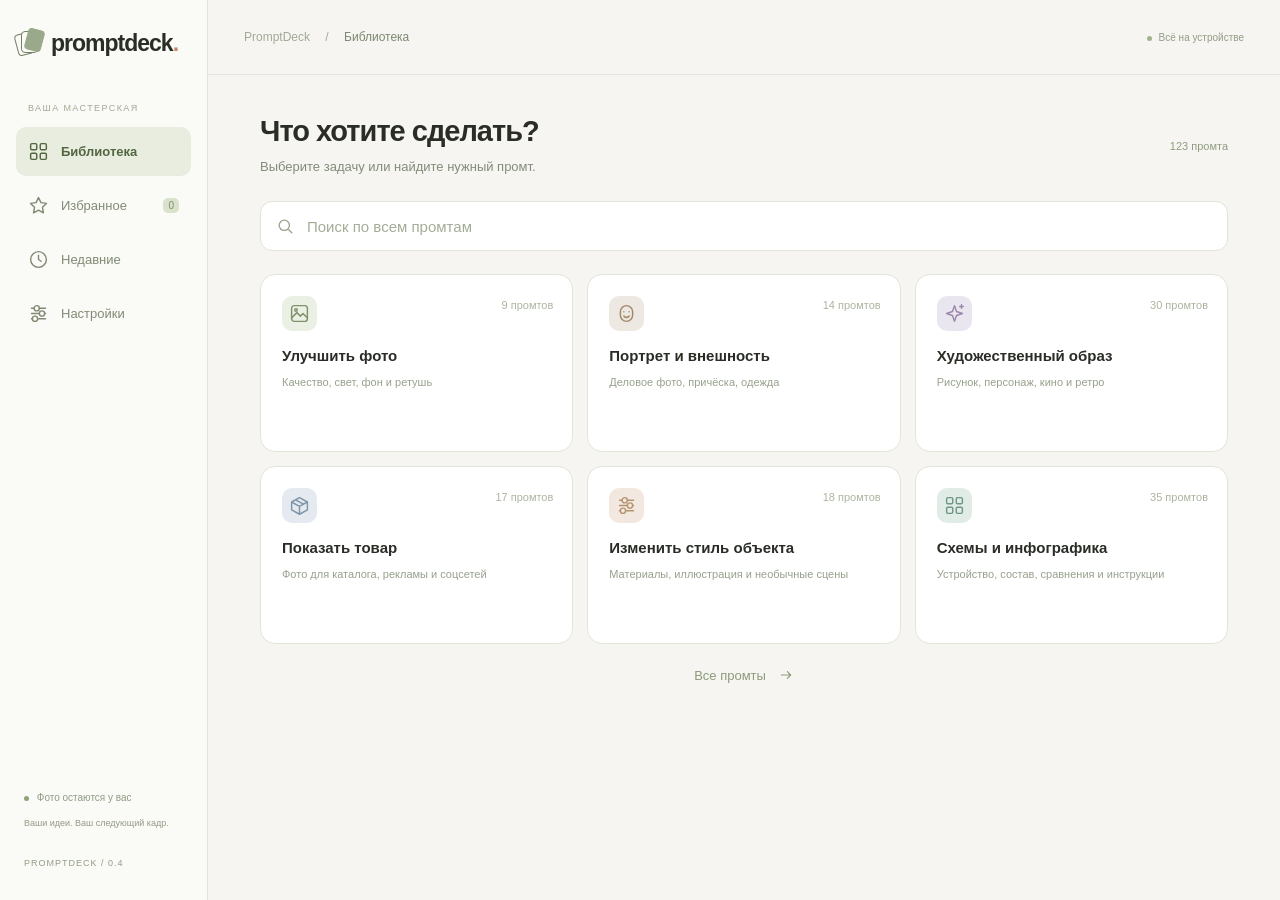
<file: index.html>
<!doctype html>
<html lang="ru">
<head>
<meta charset="utf-8">
<meta name="viewport" content="width=device-width,initial-scale=1,viewport-fit=cover">
<meta name="theme-color" content="#f6f5f1">
<meta name="apple-mobile-web-app-capable" content="yes">
<meta name="apple-mobile-web-app-status-bar-style" content="default">
<meta name="apple-mobile-web-app-title" content="PromptDeck">
<meta name="description" content="Коллекция промтов для изображений. Выберите приём, добавьте фото и скопируйте готовый промт.">
<title>PromptDeck · Библиотека промтов</title>
<link rel="manifest" href="manifest.webmanifest">
<link rel="icon" href="icons/icon-192.png">
<link rel="apple-touch-icon" href="icons/icon-192.png">
<link rel="stylesheet" href="styles.css?v=043">
</head>
<body>
<div id="app">
<aside class="sidebar">
<a class="brand" href="#home" aria-label="PromptDeck, главная"><span class="brandMark" aria-hidden="true"><i></i><i></i><i></i></span><span>promptdeck<span class="brandDot">.</span></span></a>
<span class="sidebarLabel">ВАША МАСТЕРСКАЯ</span>
<nav aria-label="Основная навигация">
<button data-screen="home" class="on"><span data-icon="grid"></span><span>Библиотека</span></button>
<button data-screen="fav"><span data-icon="star"></span><span>Избранное</span><small id="favCount">0</small></button>
<button data-screen="recent"><span data-icon="clock"></span><span>Недавние</span></button>
<button data-screen="settings"><span data-icon="sliders"></span><span>Настройки</span></button>
</nav>
<div class="sidebarFoot"><span class="localDot"></span> Фото остаются у вас<small>Ваши идеи. Ваш следующий кадр.</small><span class="version">PROMPTDECK / 0.4</span></div>
</aside>
<div class="workspace">
<header><span class="breadcrumb">PromptDeck <span>/</span> <b id="pageName">Библиотека</b></span><div class="headerRight"><span class="localBadge"><i></i> Всё на устройстве</span><button id="install" class="icon hidden" aria-label="Установить приложение"><span data-icon="download"></span></button><span class="avatar" aria-label="Личная библиотека">P</span></div></header>
<main>
<section id="home" class="screen active">
<div class="homeHeading"><div><h1>Что хотите сделать?</h1><p>Выберите задачу или найдите нужный промт.</p></div><span id="totalCount" class="libraryCount">123</span></div>
<div class="search"><span data-icon="search"></span><input id="q" type="search" placeholder="Поиск по всем промтам" aria-label="Найти промт"><button id="clear" class="hidden" aria-label="Очистить поиск"><span data-icon="close"></span></button></div>
<div id="categoryGrid" class="categoryGrid" aria-label="Выберите задачу"></div>
<button id="showAll" class="showAll">Все промты <span data-icon="arrow"></span></button>
<div id="catalogContent" class="hidden">
<button id="backCategories" class="backButton"><span data-icon="arrow"></span> Все категории</button>
<div class="catalogTitle"><div><h2 id="catalogTitle" tabindex="-1"></h2><p id="catalogDescription"></p></div><span id="resultCount"></span></div>
<label id="subgroupLabel" class="subgroupLabel hidden" for="subgroup">Раздел<select id="subgroup"></select></label>
<div id="list" class="list"></div>
</div>
</section>
<section id="fav" class="screen"><div class="screenIntro"><h1>Избранное</h1><p>Сохранённые промты.</p></div><div id="favList" class="list"></div><div id="favEmpty" class="empty hidden"><span data-icon="star"></span><h3>Сохраните первый промт</h3><p>Нажмите на звезду рядом с понравившимся приёмом.</p><button class="darkButton" data-go-home>Открыть библиотеку</button></div></section>
<section id="recent" class="screen"><div class="screenIntro row"><div><h1>Недавние</h1><p>Последние открытые промты.</p></div><button id="clearRecent" class="textButton">Очистить</button></div><div id="recentList" class="list"></div><div id="recentEmpty" class="empty hidden"><span data-icon="clock"></span><h3>Здесь появится ваша история</h3><p>Откройте любой промт в библиотеке.</p></div></section>
<section id="settings" class="screen"><div class="screenIntro"><h1>Настройки</h1><p>Эти ограничения будут добавлены к вашим промтам.</p></div><div class="settings"><label><span><b>Сохранять лицо</b><em>Узнаваемые черты и идентичность на портретах</em></span><input id="face" type="checkbox" checked></label><label><span><b>Без лишнего текста</b><em>Не добавлять неуказанные надписи и слоганы</em></span><input id="text" type="checkbox" checked></label><label><span><b>Максимум реализма</b><em>Естественная кожа, свет и фактура на фотографиях</em></span><input id="real" type="checkbox"></label><label><span><b>Только нужная трансформация</b><em>Сохранять всё, чего не касается задача</em></span><input id="strict" type="checkbox" checked></label></div><div class="privacyNote"><span data-icon="lock"></span><div><b>Ваше фото остаётся на устройстве</b><p>Изображение находится в памяти открытой вкладки. Передача в другое приложение происходит через кнопку «Поделиться». Избранное и настройки сохраняются в этом браузере.</p></div></div><div class="infoNote">Названия вида /blueprint служат ярлыками шаблонов PromptDeck. Приложение составляет полный текст промта; изображение создаётся в выбранном вами ИИ-сервисе.</div></section>
</main>
</div>
</div>
<div id="shade" class="shade hidden"></div>
<aside id="sheet" role="dialog" aria-modal="true" aria-labelledby="sheetTitle" inert>
<div class="sheetHandle"></div>
<div class="sheetTop"><div><small id="sheetCat"></small><h2 id="sheetTitle"></h2></div><button id="close" class="icon" aria-label="Закрыть промт"><span data-icon="close"></span></button></div>
<p id="rule" class="rule"></p>
<label class="lab" for="note">Что уточнить? <span>необязательно</span></label>
<textarea id="note" placeholder="Объект, фон, цвет или другие детали…"></textarea>
<div class="photoBox" id="photoBox"><input id="photoInput" type="file" accept="image/*" hidden><button id="pickPhoto" class="photoPick"><span data-icon="image"></span><span><b>Добавить изображение</b><small>Если хотите использовать своё фото</small></span><span data-icon="plus"></span></button><div id="photoPreview" class="photoPreview hidden"><img id="photoImg" alt="Выбранное изображение"><div><b id="photoName"></b><small id="photoMeta"></small></div><button id="removePhoto" class="icon" aria-label="Удалить фото"><span data-icon="close"></span></button></div></div>
<div id="photoState" class="hidden"></div>
<details id="parameters"><summary>Формат и ограничения <span data-icon="sliders"></span></summary><div class="sheetOptions">
<label class="lab">Формат</label><div id="ratios" class="chips"><button class="on" data-v="">Исходный</button><button data-v="1:1">1:1</button><button data-v="4:5">4:5</button><button data-v="9:16">9:16</button><button data-v="16:9">16:9</button></div>
<div id="variantsBox" class="hidden"><label class="lab">Количество вариантов</label><div id="variants" class="chips"><button class="on" data-v="4">4</button><button data-v="6">6</button><button data-v="1">1</button></div></div>
<label class="lab">Подача</label><div id="looks" class="chips"><button class="on" data-v="">По задаче</button><button data-v="максимально реалистично">Реализм</button><button data-v="кинематографично">Кино</button><button data-v="студийная подача">Студия</button></div>
<label class="lab">Сохранить без изменений</label><div id="extra" class="toggles"><button data-v="не менять одежду">Одежду</button><button data-v="сохранить естественную текстуру кожи">Текстуру кожи</button><button data-v="не менять фон">Фон</button><button data-v="не менять композицию кадра">Композицию</button></div>
</div></details>
<details id="promptDetails"><summary>Посмотреть текст промта <span data-icon="copy"></span></summary><div class="promptHeading"><code id="sheetCmd"></code><span id="promptLength"></span></div><textarea id="prompt" readonly aria-label="Готовый промт"></textarea></details>
<div class="sheetBottom"><button id="openChatGPT" class="chatGPTButton"><span data-icon="arrow"></span> Открыть ChatGPT</button><div class="actions"><button id="copy" class="primary"><span data-icon="copy"></span> Копировать</button><button id="share"><span data-icon="share"></span> Поделиться</button><button id="star" aria-label="Добавить в избранное"></button></div><p id="chatGPTHint" class="shareHint">Кнопка скопирует промт и откроет ChatGPT. Вставьте текст в сообщение; фото добавьте отдельно.</p><a id="nativeRetry" class="nativeRetry hidden" href="chatgpt://">Если переход не произошёл — открыть приложение</a><a id="chatGPTWeb" class="webFallback hidden" href="https://chatgpt.com/">Веб-версия ChatGPT</a></div>
</aside>
<div id="toast" class="toast" role="status" aria-live="polite"></div>
<script src="data/product_scene.js?v=043"></script><script src="data/product_info.js?v=043"></script><script src="data/portrait.js?v=043"></script><script src="data/people_photo.js?v=043"></script><script src="data/taxonomy.js?v=043"></script><script src="app.js?v=043"></script>
</body>
</html>
</file>
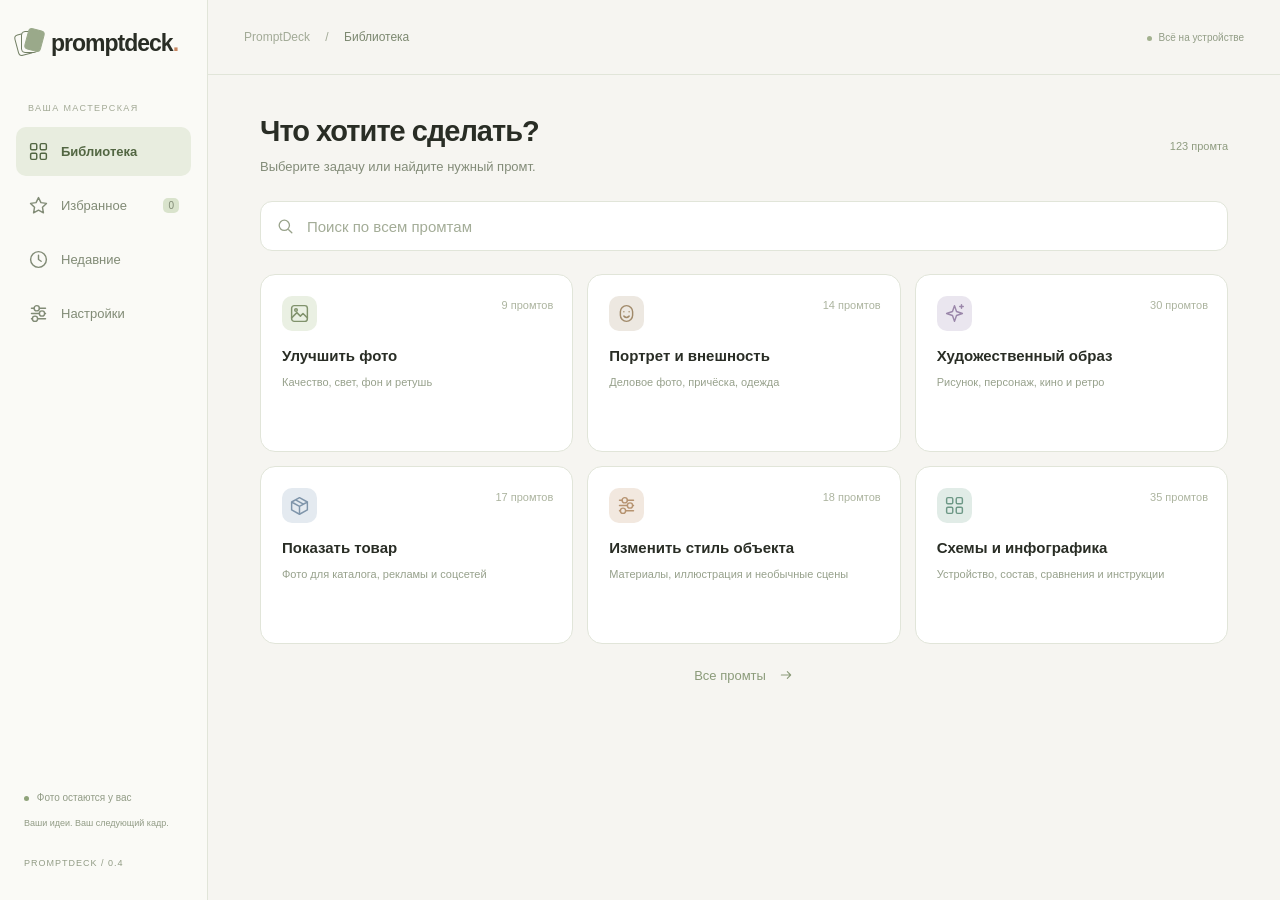
<file: refresh.html>
<!doctype html><html lang="ru"><head><meta charset="utf-8"><meta name="viewport" content="width=device-width,initial-scale=1,viewport-fit=cover"><meta name="theme-color" content="#0b0d12"><title>Обновление PromptDeck</title><style>body{margin:0;min-height:100dvh;display:grid;place-items:center;background:#0b0d12;color:#f7f8fb;font-family:-apple-system,BlinkMacSystemFont,"SF Pro Text",Arial,sans-serif}.box{max-width:420px;padding:28px;text-align:center}.spin{width:44px;height:44px;border:4px solid #2e3542;border-top-color:#a7b5ff;border-radius:50%;margin:0 auto 18px;animation:s .8s linear infinite}@keyframes s{to{transform:rotate(360deg)}}h1{font-size:22px;margin:0 0 8px}p{color:#9aa5b4;line-height:1.5}</style></head><body><div class="box"><div class="spin"></div><h1>Обновляю PromptDeck</h1><p>Очищаю старый PWA-кэш и загружаю актуальную версию.</p></div><script>(async()=>{try{if('serviceWorker'in navigator){const regs=await navigator.serviceWorker.getRegistrations();await Promise.all(regs.map(r=>r.unregister()));}if('caches'in window){const keys=await caches.keys();await Promise.all(keys.filter(k=>k.startsWith('promptdeck-')).map(k=>caches.delete(k)));}}catch(e){}const u='./?v=043&refresh='+Date.now();setTimeout(()=>location.replace(u),350);})();</script></body></html>
</file>
<file: styles.css>
*{box-sizing:border-box;-webkit-tap-highlight-color:transparent}:root{--bg:#f6f5f1;--paper:#fff;--ink:#292d25;--muted:#838c79;--line:#e1e5d9;--accent:#6b8058;--soft:#eaf0e2;--sidebar:208px}body{margin:0;background:var(--bg);color:var(--ink);font-family:-apple-system,BlinkMacSystemFont,"Segoe UI",sans-serif;font-size:14px;-webkit-font-smoothing:antialiased}button,input,textarea,select{font:inherit}button{color:inherit;cursor:pointer}button:focus-visible,a:focus-visible,summary:focus-visible,select:focus-visible{outline:3px solid #9daf88;outline-offset:3px}input:focus,textarea:focus{outline:2px solid #a3b48d;outline-offset:1px}a{color:inherit;text-decoration:none}.hidden{display:none!important}.iconSvg{display:block;width:21px;height:21px;fill:none;stroke:currentColor;stroke-width:1.65;stroke-linecap:round;stroke-linejoin:round;flex-shrink:0}[data-icon]{display:inline-flex;align-items:center;justify-content:center}.sidebar{position:fixed;inset:0 auto 0 0;width:var(--sidebar);background:#fafaf6;border-right:1px solid var(--line);padding:29px 16px;display:flex;flex-direction:column;z-index:10}.brand{display:flex;align-items:center;gap:8px;font-size:23px;letter-spacing:-1px;font-weight:700}.brandDot{color:#c78661}.brandMark{width:27px;height:29px;position:relative}.brandMark i{position:absolute;width:17px;height:22px;border:1.5px solid #727f64;border-radius:4px;background:#fafaf6;transform:rotate(-15deg);top:4px;left:0}.brandMark i:nth-child(2){left:5px;top:2px;transform:rotate(0)}.brandMark i:nth-child(3){left:10px;top:0;transform:rotate(15deg);background:#9aa98a;border-color:#9aa98a}.sidebarLabel{font-size:9px;letter-spacing:1.4px;color:#a2a995;margin:45px 12px 14px}nav{display:flex;flex-direction:column;gap:5px}nav button{display:flex;align-items:center;gap:12px;background:transparent;border:0;border-radius:10px;padding:14px 12px;text-align:left;font-size:13px;color:#818b76}nav button.on{background:#e8eddf;color:#526642;font-weight:600}nav button small{margin-left:auto;background:#d9e3cc;border-radius:5px;padding:2px 5px;font-size:10px}.sidebarFoot{margin-top:auto;font-size:10px;line-height:1.8;color:#929c86;padding:20px 8px 0}.sidebarFoot small,.version{display:block;font-size:9px;margin-top:8px}.version{letter-spacing:1px;margin-top:24px}.localDot{display:inline-block;width:5px;height:5px;border-radius:50%;background:#8fa37a;margin-right:5px}.workspace{margin-left:var(--sidebar)}header{height:75px;border-bottom:1px solid var(--line);padding:0 36px;display:flex;align-items:center;justify-content:space-between}.breadcrumb{font-size:12px;color:#a2aa97}.breadcrumb span{padding:0 12px}.breadcrumb b{font-weight:500;color:#7c8870}.headerRight{display:flex;gap:13px;align-items:center}.localBadge{font-size:10px;color:#929d86}.localBadge i{width:5px;height:5px;background:#a3b18f;display:inline-block;border-radius:50%;margin-right:4px}.avatar{display:none}.icon{display:grid;place-items:center;width:36px;height:36px;border:1px solid var(--line);border-radius:9px;background:#fff;color:#879779;flex-shrink:0}main{max-width:1040px;margin:auto;padding:0 36px 55px}.screen{display:none}.screen.active{display:block}h1,h2,h3,p{margin:0}h1{font-size:29px;letter-spacing:-1px;line-height:1.25;font-weight:600}h2{font-size:24px;letter-spacing:-.7px;font-weight:600}p{line-height:1.6}.homeHeading{display:flex;justify-content:space-between;align-items:center;gap:12px;padding:38px 0 23px}.homeHeading p{font-size:13px;color:var(--muted);margin-top:8px}.libraryCount{font-size:11px;color:#8f9c80;white-space:nowrap}.search{display:flex;align-items:center;gap:12px;background:var(--paper);border:1px solid var(--line);border-radius:12px;padding:0 15px;min-height:50px;color:#98a28a}.search input{min-width:0;width:100%;border:0;background:transparent;color:var(--ink);outline:none;padding:14px 0;font-size:15px}.search input::placeholder{color:#a3ac97}.search input:focus{outline:none}.search:focus-within{outline:2px solid #b6c5a3;outline-offset:1px}.search input::-webkit-search-cancel-button{display:none}.search>button{border:0;background:none;color:#98a48a;padding:6px}.search .iconSvg{width:19px;height:19px}.categoryGrid{display:grid;grid-template-columns:repeat(3,minmax(0,1fr));gap:14px;margin-top:23px}.categoryTile{position:relative;display:flex;flex-direction:column;align-items:flex-start;text-align:left;border:1px solid var(--line);border-radius:15px;background:var(--paper);padding:21px;min-height:178px;transition:border-color .15s,transform .15s}.categoryTile:hover{border-color:#a6b895;transform:translateY(-2px)}.categoryTileIcon{display:flex;align-items:center;justify-content:center;width:35px;height:35px;background:#eaf0e3;border-radius:10px;color:#80926c;margin-bottom:15px}.categoryTile:nth-child(2) .categoryTileIcon{background:#ede8e1;color:#a18a6a}.categoryTile:nth-child(3) .categoryTileIcon{background:#eae6ef;color:#9b87aa}.categoryTile:nth-child(4) .categoryTileIcon{background:#e4eaf0;color:#7f95aa}.categoryTile:nth-child(5) .categoryTileIcon{background:#f2e8df;color:#b69370}.categoryTile:nth-child(6) .categoryTileIcon{background:#e1ece7;color:#6d9886}.categoryTile b{font-size:15px;font-weight:600;line-height:1.35}.categoryDescription{font-size:11px;color:#97a18c;line-height:1.55;margin-top:8px}.categoryTile small{font-size:11px;color:#acb49f;position:absolute;top:24px;right:19px}.showAll{display:flex;align-items:center;justify-content:center;gap:12px;border:0;background:transparent;color:#8b9b7a;width:100%;padding:23px;font-size:13px}.showAll .iconSvg{width:16px;height:16px}.backButton{display:flex;align-items:center;gap:6px;background:transparent;border:0;color:#7e906b;padding:0;min-height:44px;font-size:12px;margin-top:12px}.backButton .iconSvg{width:16px;height:16px;transform:rotate(180deg)}.catalogTitle{display:flex;justify-content:space-between;gap:14px;align-items:center;margin:12px 0 20px}.catalogTitle p{font-size:12px;color:#94a185;margin-top:7px}.catalogTitle>span{font-size:11px;color:#97a48a;white-space:nowrap}.catalogTitle h2:focus{outline:none}.subgroupLabel{display:flex;align-items:center;gap:12px;font-size:12px;color:#879a75;margin-bottom:18px}.subgroupLabel select{min-height:42px;padding:9px 38px 9px 13px;border:1px solid #dbe4d1;border-radius:9px;background:#fff;color:#647954;max-width:100%;font-size:13px}.list{display:grid;grid-template-columns:repeat(2,minmax(0,1fr));gap:10px}.promptCard{position:relative;border:1px solid var(--line);background:var(--paper);border-radius:12px;min-width:0}.promptCard:hover{border-color:#b3c3a2}.card{border:0;background:transparent;width:100%;padding:18px 68px 18px 17px;display:flex;align-items:center;text-align:left;min-height:90px;gap:10px}.cardContent{display:block;min-width:0}.card b{display:block;font-size:14px;font-weight:550;line-height:1.4}.card small{display:block;font-size:10px;color:#9ca88f;line-height:1.5;margin-top:6px}.cardChevron{position:absolute;right:46px;top:50%;transform:translateY(-50%);color:#bec8b4}.cardChevron .iconSvg{width:13px;height:13px}.favoriteButton{position:absolute;right:8px;top:50%;transform:translateY(-50%);padding:10px;border:0;background:transparent;color:#c2cbb7;border-radius:8px}.favoriteButton .iconSvg{width:18px;height:18px}.favoriteButton.on{color:#bc985c}.favoriteButton.on .iconSvg{fill:#f5e8c6}.screenIntro{padding:38px 0 24px}.screenIntro h1{font-size:29px}.screenIntro p{font-size:13px;color:#929e86;margin-top:9px}.row{display:flex;justify-content:space-between;align-items:center;gap:12px}.textButton{border:0;background:none;color:#8b9b79;padding:10px;font-size:12px}.empty{grid-column:1/-1;padding:45px 20px;text-align:center;color:#9ca88e}.empty h3{font-size:17px;font-weight:500;color:#7e8e6e}.empty p{font-size:12px;margin-top:8px}.empty>span{margin-bottom:14px}.empty>span .iconSvg{width:32px;height:32px}.darkButton{border:0;border-radius:9px;background:#6c805a;color:#fff;padding:13px 18px;margin-top:17px;font-size:12px}.settings{background:#fff;border:1px solid var(--line);border-radius:13px;overflow:hidden}.settings label{padding:21px;display:flex;align-items:center;justify-content:space-between;gap:17px;border-bottom:1px solid var(--line)}.settings label:last-child{border:0}.settings b{font-size:13px;font-weight:550}.settings em{display:block;font-size:11px;font-style:normal;line-height:1.6;color:#9ca68f;margin-top:5px}.settings input{appearance:none;-webkit-appearance:none;position:relative;width:38px;height:23px;border-radius:20px;background:#dfe6d7;flex-shrink:0;cursor:pointer}.settings input:before{content:"";position:absolute;left:3px;top:3px;width:17px;height:17px;border-radius:50%;background:#fff;box-shadow:0 1px 3px #0001}.settings input:checked{background:#8a9e75}.settings input:checked:before{transform:translateX(15px)}.privacyNote{display:flex;align-items:flex-start;gap:12px;padding:18px;background:#ebf0e4;border-radius:12px;margin-top:18px;color:#7e926d}.privacyNote b{font-size:12px;font-weight:550}.privacyNote p,.infoNote{font-size:11px;line-height:1.75;margin-top:6px}.infoNote{margin-top:17px;color:#9eaa91}.shade{position:fixed;inset:0;background:#232d1e66;backdrop-filter:blur(3px);z-index:30}#sheet{position:fixed;top:50%;left:50%;transform:translate(-50%,-47%);opacity:0;visibility:hidden;width:min(610px,calc(100% - 32px));max-height:90dvh;overflow:auto;background:var(--bg);border:1px solid #e0e6d7;border-radius:19px;padding:25px 25px 0;z-index:31;transition:transform .17s,opacity .17s,visibility .17s}#sheet.open{visibility:visible;opacity:1;transform:translate(-50%,-50%)}.sheetHandle{display:none}.sheetTop{display:flex;align-items:flex-start;justify-content:space-between;gap:12px}.sheetTop small{color:#91a07f;font-size:10px;line-height:1.6}.sheetTop h2{font-size:24px;line-height:1.3;margin-top:8px;letter-spacing:-.6px}.rule{font-size:13px;line-height:1.7;color:#8a987a;margin-top:15px}.lab{display:flex;justify-content:space-between;gap:12px;font-size:12px;color:#82916f;font-weight:500;margin:22px 0 8px}.lab>span{font-size:11px;font-weight:400;color:#acb69e}textarea{width:100%;background:#fff;border:1px solid #dfe6d5;border-radius:11px;resize:vertical;padding:12px;color:#5c6e4d;font-size:14px;line-height:1.65}textarea::placeholder{color:#b0baa3}#note{min-height:91px}.photoBox{margin-top:13px;border:1px dashed #d5dfc8;border-radius:10px;overflow:hidden}.photoPick{border:0;background:transparent;display:flex;align-items:center;gap:11px;width:100%;padding:13px 14px;text-align:left;color:#8d9f78}.photoPick>span:last-child{margin-left:auto}.photoPick b{display:block;font-size:12px;font-weight:500}.photoPick small{display:block;font-size:10px;margin-top:4px;color:#aab59d}.photoPick .iconSvg{width:19px;height:19px}.photoPreview{display:grid;grid-template-columns:41px minmax(0,1fr) 33px;align-items:center;gap:11px;padding:12px}.photoPreview img{width:41px;height:41px;object-fit:cover;border-radius:7px}.photoPreview b{display:block;overflow:hidden;text-overflow:ellipsis;white-space:nowrap;font-size:12px;color:#7b8e68}.photoPreview small{display:block;font-size:10px;color:#a4b093;margin-top:5px}details{border-bottom:1px solid var(--line);margin-top:8px;padding:15px 0}summary{display:flex;align-items:center;justify-content:space-between;gap:12px;list-style:none;cursor:pointer;font-size:12px;color:#92a17f;min-height:20px}summary::-webkit-details-marker{display:none}summary .iconSvg{width:16px;height:16px}.chips{display:flex;flex-wrap:wrap;gap:7px}.chips button,.toggles button{border:1px solid #dde5d1;border-radius:7px;background:#fff;color:#96a583;min-height:37px;padding:8px 11px;font-size:11px}.chips button.on,.toggles button.on{background:#e2ecd8;border-color:#becfad;color:#6f8659}.toggles{display:flex;flex-wrap:wrap;gap:7px}.promptHeading{display:flex;justify-content:space-between;align-items:center;margin:17px 0 10px;color:#a7b397;font-size:10px}.promptHeading code{font-size:11px}#prompt{font-size:12px;min-height:240px;color:#7a8e64}.sheetBottom{position:sticky;bottom:0;background:var(--bg);padding:17px 0 calc(14px + env(safe-area-inset-bottom));margin-top:8px}.actions{display:grid;grid-template-columns:1fr 1fr 44px;gap:8px}.actions button{display:flex;align-items:center;justify-content:center;gap:7px;min-height:46px;border:1px solid #d8e2ca;border-radius:9px;background:#fff;color:#90a17c;font-size:12px;font-weight:550}.actions button .iconSvg{width:16px;height:16px}.actions .primary{background:#637a50;border-color:#637a50;color:white}.actions button.on{background:#f3e9d1;color:#b49b60}.shareHint{font-size:10px;line-height:1.5;color:#a5b296;margin-top:10px;text-align:center}.toast{position:fixed;bottom:28px;left:50%;transform:translate(-50%,12px);opacity:0;pointer-events:none;z-index:50;background:#47573b;color:#fff;font-size:12px;padding:13px 20px;border-radius:10px;box-shadow:0 8px 30px #0002;transition:opacity .15s,transform .15s;max-width:calc(100% - 28px);width:max-content;text-align:center}.toast.show{opacity:1;transform:translate(-50%,0)}
@media(max-width:1000px){.categoryGrid{grid-template-columns:repeat(2,minmax(0,1fr))}.categoryTile{min-height:160px}.list{grid-template-columns:1fr}}
@media(max-width:760px){:root{--sidebar:0px}.sidebar{position:static;width:auto;background:transparent;border:0;padding:0}.sidebarLabel,.sidebarFoot{display:none}.brand{position:absolute;left:21px;top:22px;font-size:23px;z-index:11}.workspace{margin:0}header{height:73px;padding:0 21px;justify-content:flex-end}.breadcrumb,.localBadge{display:none}.headerRight:after{content:"0.4";font-size:11px;color:#a4af96}.headerRight:has(#install:not(.hidden)):after{display:none}nav{position:fixed;bottom:0;left:0;right:0;z-index:20;display:grid;grid-template-columns:repeat(4,1fr);gap:0;padding:9px 10px calc(9px + env(safe-area-inset-bottom));background:#fafaf6f5;backdrop-filter:blur(20px);border-top:1px solid var(--line)}nav button{display:flex;flex-direction:column;gap:5px;align-items:center;padding:5px;border-radius:9px;font-size:10px}nav button.on{background:transparent;color:#687f53}nav button.on>span:first-child{padding:4px 15px;margin:-4px 0;background:#e3ecd8;border-radius:8px}nav button small{display:none}main{padding:0 20px calc(95px + env(safe-area-inset-bottom));max-width:600px}.homeHeading{padding:27px 0 22px}.homeHeading h1{font-size:27px;letter-spacing:-.8px}.homeHeading p{font-size:12px;line-height:1.6;margin-top:8px}.libraryCount{display:none}.search{min-height:49px;border-radius:11px}.search input{font-size:16px;padding:14px 0}.search input::placeholder{font-size:14px}.categoryGrid{gap:11px;margin-top:19px}.categoryTile{padding:17px 14px;min-height:155px;border-radius:13px}.categoryTileIcon{width:31px;height:31px;border-radius:9px;margin-bottom:13px}.categoryTileIcon .iconSvg{width:19px;height:19px}.categoryTile b{font-size:14px;line-height:1.4}.categoryDescription{font-size:10px;line-height:1.5;margin-top:6px}.categoryTile small{font-size:10px;top:22px;right:13px}.showAll{font-size:12px;padding:21px}.catalogTitle{margin:12px 0 20px;align-items:flex-start}.catalogTitle h2{font-size:24px;line-height:1.3}.catalogTitle p{font-size:11px}.catalogTitle>span{font-size:10px;padding-top:7px}.backButton{margin-top:11px;font-size:12px}.subgroupLabel{font-size:12px;margin-bottom:14px}.subgroupLabel select{font-size:16px;padding:9px 35px 9px 12px;flex:1}.list{grid-template-columns:1fr;gap:9px}.card{padding:17px 76px 17px 16px;min-height:80px}.card b{font-size:15px}.card small{font-size:11px;margin-top:5px}.favoriteButton{right:9px;padding:12px}.favoriteButton .iconSvg{width:19px;height:19px}.cardChevron{right:53px}.cardChevron .iconSvg{width:14px;height:14px}.screenIntro{padding:29px 0 22px}.screenIntro h1{font-size:28px}.screenIntro p{font-size:12px}.settings label{padding:19px 16px}.settings em{font-size:10px}.settings b{font-size:13px}.privacyNote{padding:17px}.privacyNote p,.infoNote{font-size:11px}.toast{bottom:calc(85px + env(safe-area-inset-bottom))}#sheet{top:auto;bottom:0;left:0;right:0;transform:translateY(25px);width:100%;max-height:93dvh;border-radius:21px 21px 0 0;border-bottom:0;padding:11px 20px 0}#sheet.open{transform:translateY(0)}.sheetHandle{display:block;height:4px;width:34px;background:#d5dfc8;border-radius:8px;margin:0 auto 20px}.sheetTop small{font-size:10px}.sheetTop h2{font-size:25px}.rule{font-size:13px;line-height:1.7;margin-top:14px}.lab{font-size:13px;margin-top:21px}textarea,#note{font-size:16px}#note{min-height:95px}.photoPick{padding:13px}.photoPick b{font-size:12px}.photoPick small{font-size:10px}summary{font-size:13px;min-height:23px}details{padding:16px 0}.chips button,.toggles button{min-height:41px;font-size:12px;padding:9px 12px}#prompt{font-size:14px}.actions button{font-size:12px;min-height:47px}.shareHint{font-size:10px}.sheetBottom{padding-top:17px}}
@media(max-width:360px){main{padding-left:15px;padding-right:15px}.brand{left:16px}.homeHeading h1{font-size:24px}.categoryTile{padding:15px 12px;min-height:158px}.categoryTile b{font-size:13px}.categoryTile small{font-size:9px;right:10px;top:20px}.categoryDescription{font-size:10px}.actions{grid-template-columns:1fr 1fr 40px;gap:6px}.actions button{font-size:11px}.actions button .iconSvg{width:14px;height:14px}}
@media(prefers-reduced-motion:reduce){*,*:before,*:after{transition:none!important;scroll-behavior:auto!important}}

.chatGPTButton{display:flex;align-items:center;justify-content:center;gap:10px;width:100%;min-height:47px;border:0;border-radius:9px;background:#485d39;color:#fff;font-size:14px;font-weight:550;margin-bottom:10px}.chatGPTButton .iconSvg{width:18px;height:18px}.chatGPTButton:disabled{opacity:.6;cursor:wait}.actions .primary{background:#fff;border-color:#d8e2ca;color:#90a17c}

.nativeRetry,.webFallback{display:block;text-align:center;font-size:11px;line-height:1.5;padding:9px;color:#79916a;text-decoration:underline;text-underline-offset:3px}.nativeRetry{margin-top:5px}
</file>
